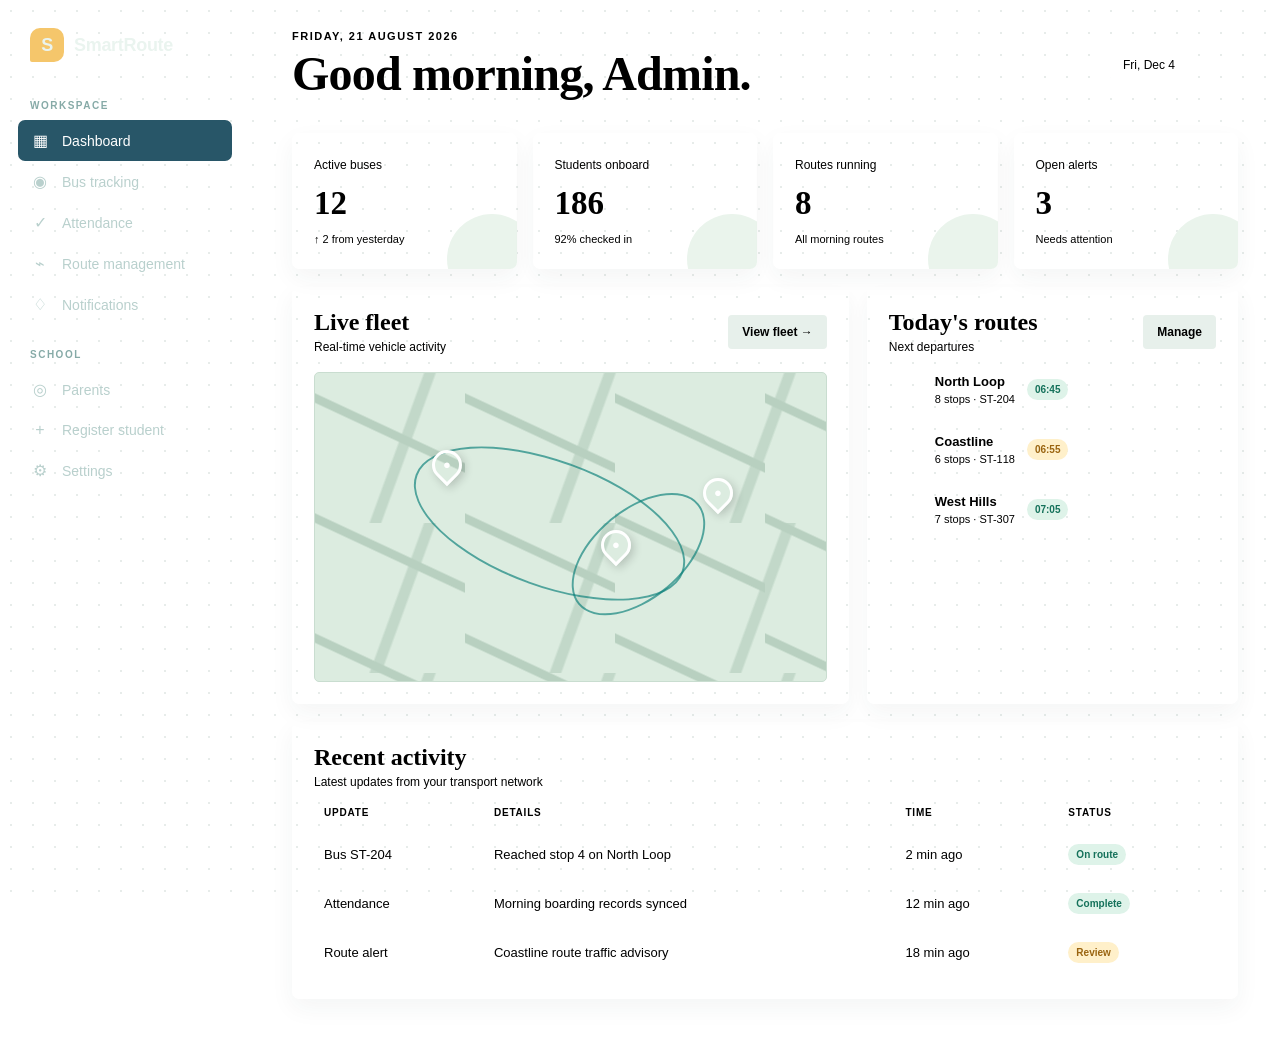
<file: index.html>
<!DOCTYPE html>
<html lang="en">
<head><meta charset="UTF-8"><meta name="viewport" content="width=device-width, initial-scale=1.0"><title>Dashboard | SmartRoute</title><link rel="stylesheet" href="styles.css"></head>
<body data-page="dashboard"><div class="app-shell">
	<aside class="sidebar"><div class="brand"><span class="brand-mark">S</span> SmartRoute</div><nav>
		<div class="nav-label">Workspace</div><a class="nav-link active" data-page="dashboard" href="index.html"><span>▦</span> Dashboard</a><a class="nav-link" data-page="buses" href="buses.html"><span>◉</span> Bus tracking</a><a class="nav-link" data-page="attendance" href="attendance.html"><span>✓</span> Attendance</a><a class="nav-link" data-page="routes" href="routes.html"><span>⌁</span> Route management</a><a class="nav-link" data-page="notifications" href="notifications.html"><span>♢</span> Notifications</a>
		<div class="nav-label">School</div><a class="nav-link" data-page="parents" href="parents.html"><span>◎</span> Parents</a><a class="nav-link" data-page="registration" href="registration.html"><span>+</span> Register student</a><a class="nav-link" data-page="admin" href="admin.html"><span>⚙</span> Settings</a>
	</nav></aside>
	<main class="content"><header class="topline"><div><p class="eyebrow">Friday, 21 August 2026</p><h1>Good morning, Admin.</h1></div><div class="top-actions"><div class="date-chip" data-today>Today</div><div class="avatar">AM</div></div></header>
		<section class="stats"><article class="stat"><span class="stat-label">Active buses</span><div class="stat-value">12</div><span class="trend">↑ 2 from yesterday</span></article><article class="stat"><span class="stat-label">Students onboard</span><div class="stat-value">186</div><span class="trend">92% checked in</span></article><article class="stat"><span class="stat-label">Routes running</span><div class="stat-value">8</div><span class="trend">All morning routes</span></article><article class="stat"><span class="stat-label">Open alerts</span><div class="stat-value">3</div><span class="trend">Needs attention</span></article></section>
		<div class="grid-2"><section class="panel"><div class="panel-head"><div><h2>Live fleet</h2><p class="panel-subtitle">Real-time vehicle activity</p></div><a class="btn secondary" href="buses.html">View fleet →</a></div><div class="map"><div class="pin one"><span>●</span></div><div class="pin two"><span>●</span></div><div class="pin three"><span>●</span></div></div></section>
			<section class="panel"><div class="panel-head"><div><h2>Today's routes</h2><p class="panel-subtitle">Next departures</p></div><a class="btn secondary" href="routes.html">Manage</a></div><div class="route-list"><div class="route-item"><div class="route-icon">↗</div><div><strong>North Loop</strong><div class="route-meta">8 stops · ST-204</div></div><span class="status green">06:45</span></div><div class="route-item"><div class="route-icon">↗</div><div><strong>Coastline</strong><div class="route-meta">6 stops · ST-118</div></div><span class="status amber">06:55</span></div><div class="route-item"><div class="route-icon">↗</div><div><strong>West Hills</strong><div class="route-meta">7 stops · ST-307</div></div><span class="status green">07:05</span></div></div></section></div>
		<section class="panel" style="margin-top:18px"><div class="panel-head"><div><h2>Recent activity</h2><p class="panel-subtitle">Latest updates from your transport network</p></div><button class="btn" data-action="toast" data-message="All activity is up to date">Refresh ↻</button></div><div class="table-wrap"><table><thead><tr><th>Update</th><th>Details</th><th>Time</th><th>Status</th></tr></thead><tbody><tr><td>Bus ST-204</td><td>Reached stop 4 on North Loop</td><td>2 min ago</td><td><span class="status green">On route</span></td></tr><tr><td>Attendance</td><td>Morning boarding records synced</td><td>12 min ago</td><td><span class="status green">Complete</span></td></tr><tr><td>Route alert</td><td>Coastline route traffic advisory</td><td>18 min ago</td><td><span class="status amber">Review</span></td></tr></tbody></table></div></section>
	</main></div><script src="app.js"></script></body></html>
</file>
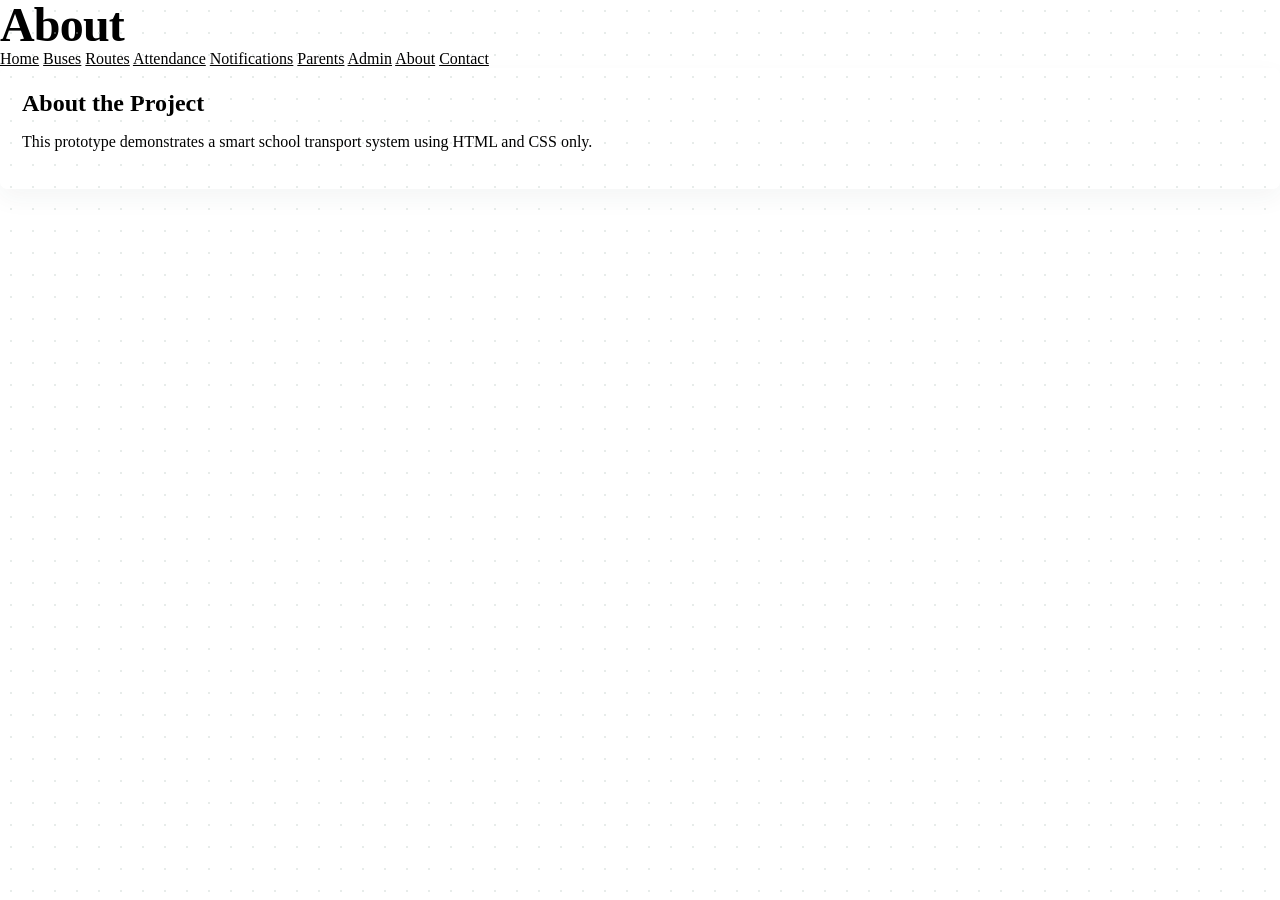
<file: about.html>
<!DOCTYPE html>
<html lang="en">
<head>
  <meta charset="UTF-8" />
  <meta name="viewport" content="width=device-width, initial-scale=1.0" />
  <title>About - Smart School Transport</title>
  <link rel="stylesheet" href="styles.css" />
</head>
<body>
  <header class="topbar">
    <h1>About</h1>
    <nav>
      <a href="index.html">Home</a>
      <a href="buses.html">Buses</a>
      <a href="routes.html">Routes</a>
      <a href="attendance.html">Attendance</a>
      <a href="notifications.html">Notifications</a>
      <a href="parents.html">Parents</a>
      <a href="admin.html">Admin</a>
      <a href="about.html">About</a>
      <a href="contact.html">Contact</a>
    </nav>
  </header>

  <main>
    <section class="panel">
      <h2>About the Project</h2>
      <p>This prototype demonstrates a smart school transport system using HTML and CSS only.</p>
    </section>
  </main>
</body>
</html>
</file>
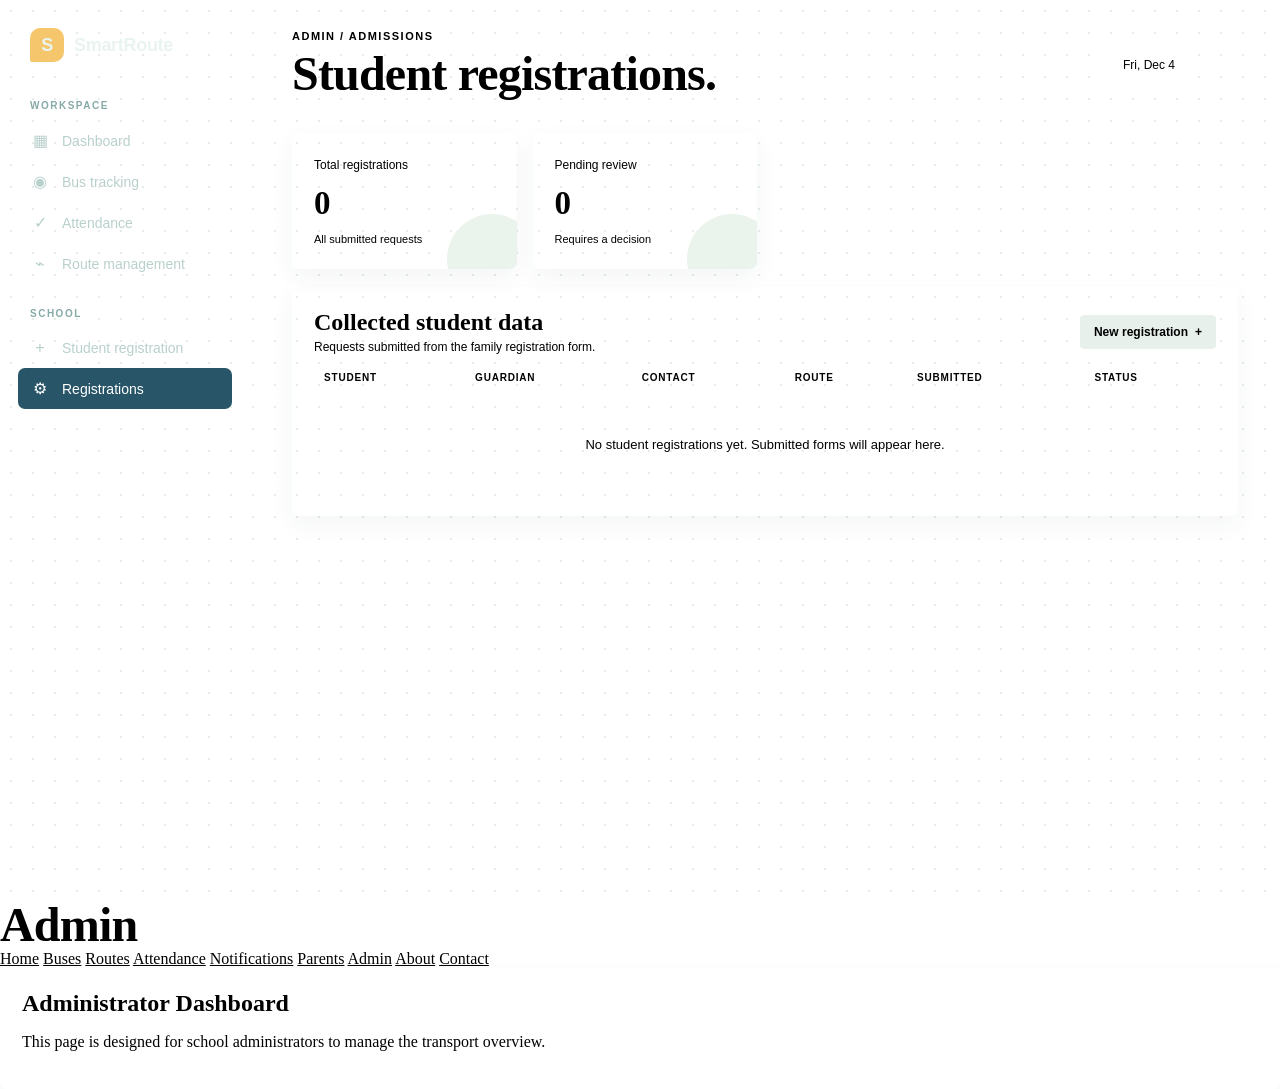
<file: admin.html>
<!DOCTYPE html>
<html lang="en">
<head>
  <meta charset="UTF-8" />
  <meta name="viewport" content="width=device-width, initial-scale=1.0" />
  <title>Admin Registrations | SmartRoute</title>
  <link rel="stylesheet" href="styles.css" />
</head>
<body data-page="admin">
  <div class="app-shell">
    <aside class="sidebar">
      <div class="brand"><span class="brand-mark">S</span> SmartRoute</div>
      <nav>
        <div class="nav-label">Workspace</div>
        <a class="nav-link" data-page="dashboard" href="index.html"><span>▦</span> Dashboard</a>
        <a class="nav-link" data-page="buses" href="buses.html"><span>◉</span> Bus tracking</a>
        <a class="nav-link" data-page="attendance" href="attendance.html"><span>✓</span> Attendance</a>
        <a class="nav-link" data-page="routes" href="routes.html"><span>⌁</span> Route management</a>
        <div class="nav-label">School</div>
        <a class="nav-link" data-page="registration" href="registration.html"><span>+</span> Student registration</a>
        <a class="nav-link active" data-page="admin" href="admin.html"><span>⚙</span> Registrations</a>
      </nav>
    </aside>
    <main class="content">
      <header class="topline">
        <div><p class="eyebrow">Admin / Admissions</p><h1>Student registrations.</h1></div>
        <div class="top-actions"><div class="date-chip" data-today>Today</div><div class="avatar">AM</div></div>
      </header>
      <section class="stats"><article class="stat"><span class="stat-label">Total registrations</span><div class="stat-value" id="registrationCount">0</div><span class="trend">All submitted requests</span></article><article class="stat"><span class="stat-label">Pending review</span><div class="stat-value" id="pendingCount">0</div><span class="trend">Requires a decision</span></article></section>
      <section class="panel">
        <div class="panel-head"><div><h2>Collected student data</h2><p class="panel-subtitle">Requests submitted from the family registration form.</p></div><a class="btn secondary" href="registration.html">New registration <span>+</span></a></div>
        <div class="table-wrap"><table><thead><tr><th>Student</th><th>Guardian</th><th>Contact</th><th>Route</th><th>Submitted</th><th>Status</th></tr></thead><tbody id="registrationRows"></tbody></table></div>
      </section>
    </main>
  </div>
  <script src="app.js"></script>
  <script>
    const registrationRows = document.querySelector('#registrationRows');
    const registrations = store.get('students');
    document.querySelector('#registrationCount').textContent = registrations.length;
    document.querySelector('#pendingCount').textContent = registrations.filter(registration => registration.status === 'Pending review').length;
    registrationRows.innerHTML = registrations.length ? registrations.map(registration => `<tr><td><strong>${registration.studentName}</strong><br><small>${registration.grade} · ${registration.school}</small></td><td>${registration.guardianName}</td><td>${registration.phone}<br><small>${registration.email}</small></td><td>${registration.route}<br><small>${registration.address}</small></td><td>${new Intl.DateTimeFormat('en', { day: 'numeric', month: 'short', year: 'numeric' }).format(new Date(registration.submittedAt))}</td><td><span class="status amber">${registration.status}</span></td></tr>`).join('') : '<tr><td colspan="6"><div class="empty">No student registrations yet. Submitted forms will appear here.</div></td></tr>';
  </script>
</body>
</html>
<!DOCTYPE html>
<html lang="en">
<head>
  <meta charset="UTF-8" />
  <meta name="viewport" content="width=device-width, initial-scale=1.0" />
  <title>Admin - Smart School Transport</title>
  <link rel="stylesheet" href="styles.css" />
</head>
<body>
  <header class="topbar">
    <h1>Admin</h1>
    <nav>
      <a href="index.html">Home</a>
      <a href="buses.html">Buses</a>
      <a href="routes.html">Routes</a>
      <a href="attendance.html">Attendance</a>
      <a href="notifications.html">Notifications</a>
      <a href="parents.html">Parents</a>
      <a href="admin.html">Admin</a>
      <a href="about.html">About</a>
      <a href="contact.html">Contact</a>
    </nav>
  </header>

  <main>
    <section class="panel">
      <h2>Administrator Dashboard</h2>
      <p>This page is designed for school administrators to manage the transport overview.</p>
    </section>
  </main>
</body>
</html>
</file>
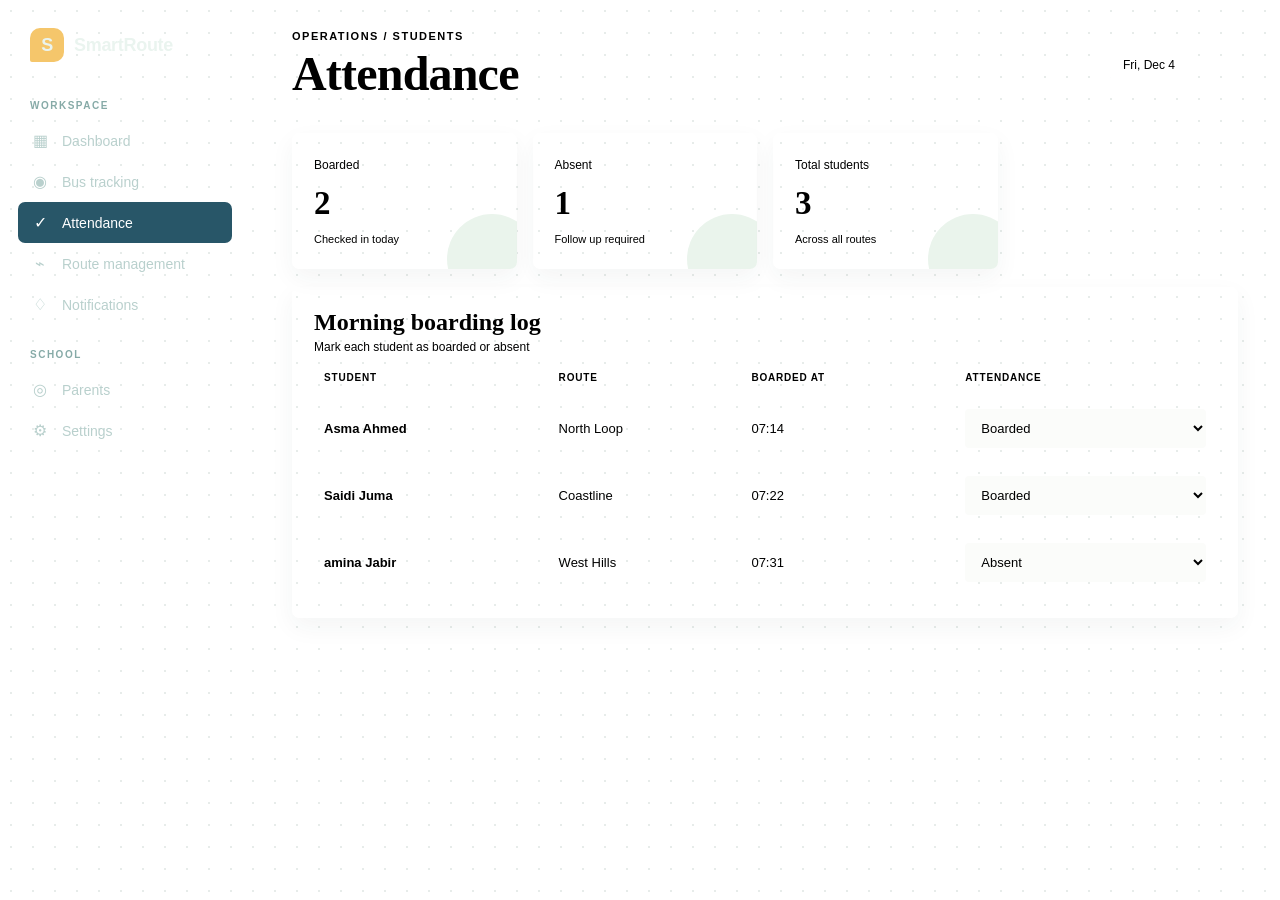
<file: attendance.html>
<!DOCTYPE html><html lang="en"><head><meta charset="UTF-8"><meta name="viewport" content="width=device-width, initial-scale=1.0"><title>Attendance | SmartRoute</title><link rel="stylesheet" href="styles.css"></head><body data-page="attendance"><div class="app-shell"><aside class="sidebar"><div class="brand"><span class="brand-mark">S</span> SmartRoute</div><nav><div class="nav-label">Workspace</div><a class="nav-link" data-page="dashboard" href="index.html"><span>▦</span> Dashboard</a><a class="nav-link" data-page="buses" href="buses.html"><span>◉</span> Bus tracking</a><a class="nav-link active" data-page="attendance" href="attendance.html"><span>✓</span> Attendance</a><a class="nav-link" data-page="routes" href="routes.html"><span>⌁</span> Route management</a><a class="nav-link" data-page="notifications" href="notifications.html"><span>♢</span> Notifications</a><div class="nav-label">School</div><a class="nav-link" data-page="parents" href="parents.html"><span>◎</span> Parents</a><a class="nav-link" data-page="admin" href="admin.html"><span>⚙</span> Settings</a></nav></aside><main class="content"><header class="topline"><div><p class="eyebrow">Operations / Students</p><h1>Attendance</h1></div><div class="top-actions"><div class="date-chip" data-today>Today</div><div class="avatar">AM</div></div></header><section class="stats"><article class="stat"><span class="stat-label">Boarded</span><div class="stat-value" id="boardedCount">0</div><span class="trend">Checked in today</span></article><article class="stat"><span class="stat-label">Absent</span><div class="stat-value" id="absentCount">0</div><span class="trend">Follow up required</span></article><article class="stat"><span class="stat-label">Total students</span><div class="stat-value" id="totalCount">0</div><span class="trend">Across all routes</span></article></section><section class="panel"><div class="panel-head"><div><h2>Morning boarding log</h2><p class="panel-subtitle">Mark each student as boarded or absent</p></div><button class="btn" data-action="toast" data-message="Attendance report exported">Export report ↓</button></div><div class="table-wrap"><table><thead><tr><th>Student</th><th>Route</th><th>Boarded at</th><th>Attendance</th></tr></thead><tbody id="attendanceRows"></tbody></table></div></section></main></div><script src="app.js"></script><script>const attendanceRows = document.querySelector('#attendanceRows'); const students = store.get('attendance'); function drawAttendance() { document.querySelector('#boardedCount').textContent = students.filter(item => item.status === 'Boarded').length; document.querySelector('#absentCount').textContent = students.filter(item => item.status === 'Absent').length; document.querySelector('#totalCount').textContent = students.length; attendanceRows.innerHTML = students.map((student, index) => `<tr><td><strong>${student.student}</strong></td><td>${student.route}</td><td>${student.time}</td><td><select data-student="${index}"><option ${student.status === 'Boarded' ? 'selected' : ''}>Boarded</option><option ${student.status === 'Absent' ? 'selected' : ''}>Absent</option></select></td></tr>`).join(''); document.querySelectorAll('[data-student]').forEach(select => select.addEventListener('change', event => { students[event.target.dataset.student].status = event.target.value; store.set('attendance', students); drawAttendance(); toast('Attendance record updated'); })); } drawAttendance();</script></body></html>
</file>
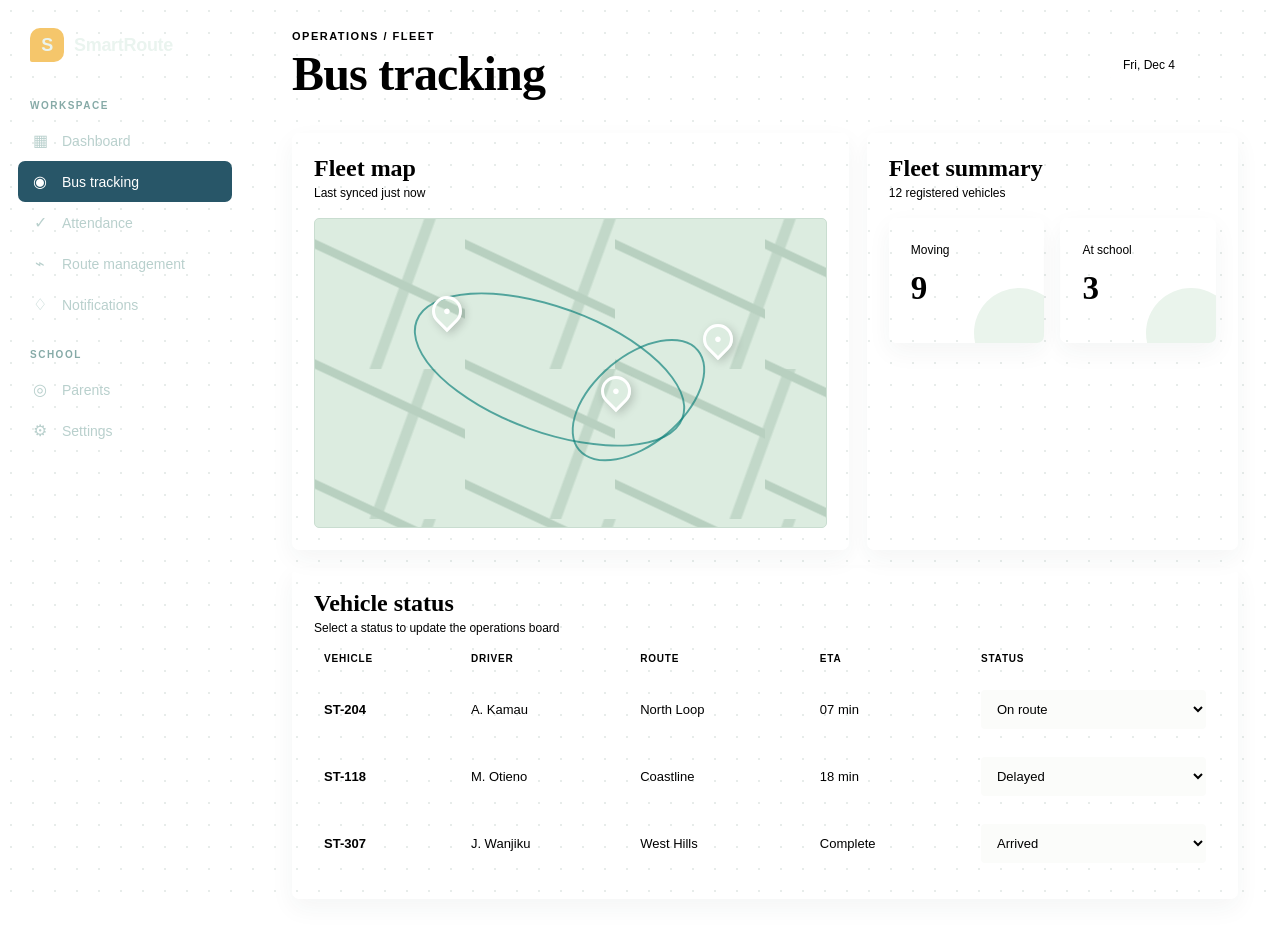
<file: buses.html>
<!DOCTYPE html><html lang="en"><head><meta charset="UTF-8"><meta name="viewport" content="width=device-width, initial-scale=1.0"><title>Bus Tracking | SmartRoute</title><link rel="stylesheet" href="styles.css"></head><body data-page="buses"><div class="app-shell"><aside class="sidebar"><div class="brand"><span class="brand-mark">S</span> SmartRoute</div><nav><div class="nav-label">Workspace</div><a class="nav-link" data-page="dashboard" href="index.html"><span>▦</span> Dashboard</a><a class="nav-link active" data-page="buses" href="buses.html"><span>◉</span> Bus tracking</a><a class="nav-link" data-page="attendance" href="attendance.html"><span>✓</span> Attendance</a><a class="nav-link" data-page="routes" href="routes.html"><span>⌁</span> Route management</a><a class="nav-link" data-page="notifications" href="notifications.html"><span>♢</span> Notifications</a><div class="nav-label">School</div><a class="nav-link" data-page="parents" href="parents.html"><span>◎</span> Parents</a><a class="nav-link" data-page="admin" href="admin.html"><span>⚙</span> Settings</a></nav></aside><main class="content"><header class="topline"><div><p class="eyebrow">Operations / Fleet</p><h1>Bus tracking</h1></div><div class="top-actions"><div class="date-chip" data-today>Today</div><div class="avatar">AM</div></div></header><section class="grid-2"><section class="panel"><div class="panel-head"><div><h2>Fleet map</h2><p class="panel-subtitle">Last synced just now</p></div><button class="btn" data-action="toast" data-message="Fleet locations refreshed">Refresh ↻</button></div><div class="map"><div class="pin one"><span>●</span></div><div class="pin two"><span>●</span></div><div class="pin three"><span>●</span></div></div></section><section class="panel"><div class="panel-head"><div><h2>Fleet summary</h2><p class="panel-subtitle">12 registered vehicles</p></div></div><div class="stats" style="grid-template-columns:repeat(2,1fr);margin:0"><article class="stat"><span class="stat-label">Moving</span><div class="stat-value">9</div></article><article class="stat"><span class="stat-label">At school</span><div class="stat-value">3</div></article></div></section></section><section class="panel" style="margin-top:18px"><div class="panel-head"><div><h2>Vehicle status</h2><p class="panel-subtitle">Select a status to update the operations board</p></div></div><div class="table-wrap"><table><thead><tr><th>Vehicle</th><th>Driver</th><th>Route</th><th>ETA</th><th>Status</th></tr></thead><tbody id="busRows"></tbody></table></div></section></main></div><script src="app.js"></script><script>const busRows = document.querySelector('#busRows'); const buses = store.get('buses'); busRows.innerHTML = buses.map((bus, index) => `<tr><td><strong>${bus.id}</strong></td><td>${bus.driver}</td><td>${bus.route}</td><td>${bus.eta}</td><td><select data-bus="${index}"><option ${bus.status === 'On route' ? 'selected' : ''}>On route</option><option ${bus.status === 'Delayed' ? 'selected' : ''}>Delayed</option><option ${bus.status === 'Arrived' ? 'selected' : ''}>Arrived</option></select></td></tr>`).join(''); document.querySelectorAll('[data-bus]').forEach(select => select.addEventListener('change', event => { buses[event.target.dataset.bus].status = event.target.value; store.set('buses', buses); toast(`${buses[event.target.dataset.bus].id} marked ${event.target.value}`); }));</script></body></html>
</file>
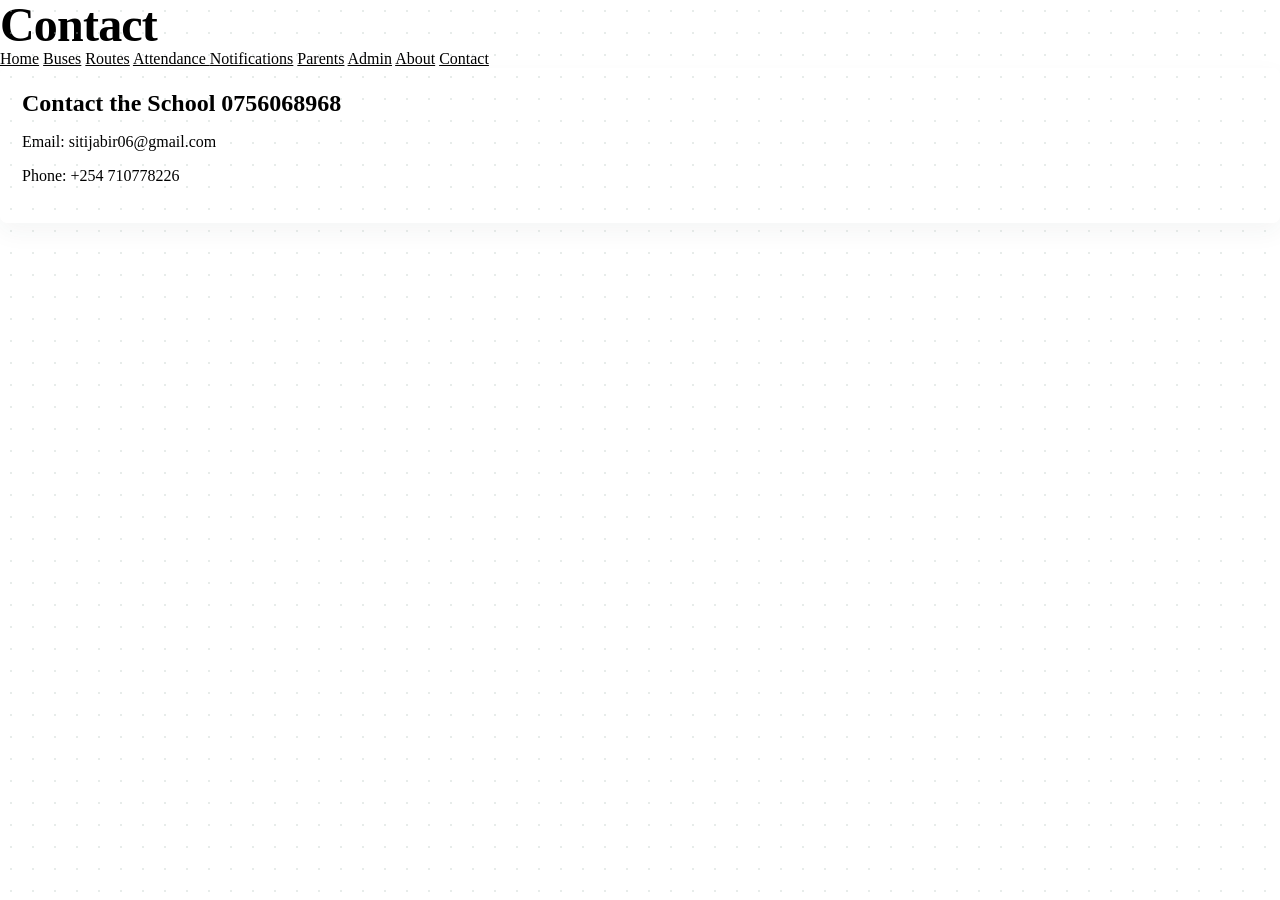
<file: contact.html>
<!DOCTYPE html>
<html lang="en">
<head>
  <meta charset="UTF-8" />
  <meta name="viewport" content="width=device-width, initial-scale=1.0" />
  <title>Contact - Smart School Transport</title>
  <link rel="stylesheet" href="styles.css" />
</head>
<body>
  <header class="topbar">
    <h1>Contact</h1>
    <nav>
      <a href="index.html">Home</a>
      <a href="buses.html">Buses</a>
      <a href="routes.html">Routes</a>
      <a href="attendance.html">Attendance </a>
      <a href="notifications.html">Notifications</a>
      <a href="parents.html">Parents</a>
      <a href="admin.html">Admin</a>
      <a href="about.html">About</a>
      <a href="contact.html">Contact</a>
    </nav>
  </header>

  <main>
    <section class="panel">
      <h2>Contact the School 0756068968</h2>
      <p>Email: sitijabir06@gmail.com</p>
      <p>Phone: +254 710778226</p>
    </section>
  </main>
</body>
</html>
</file>
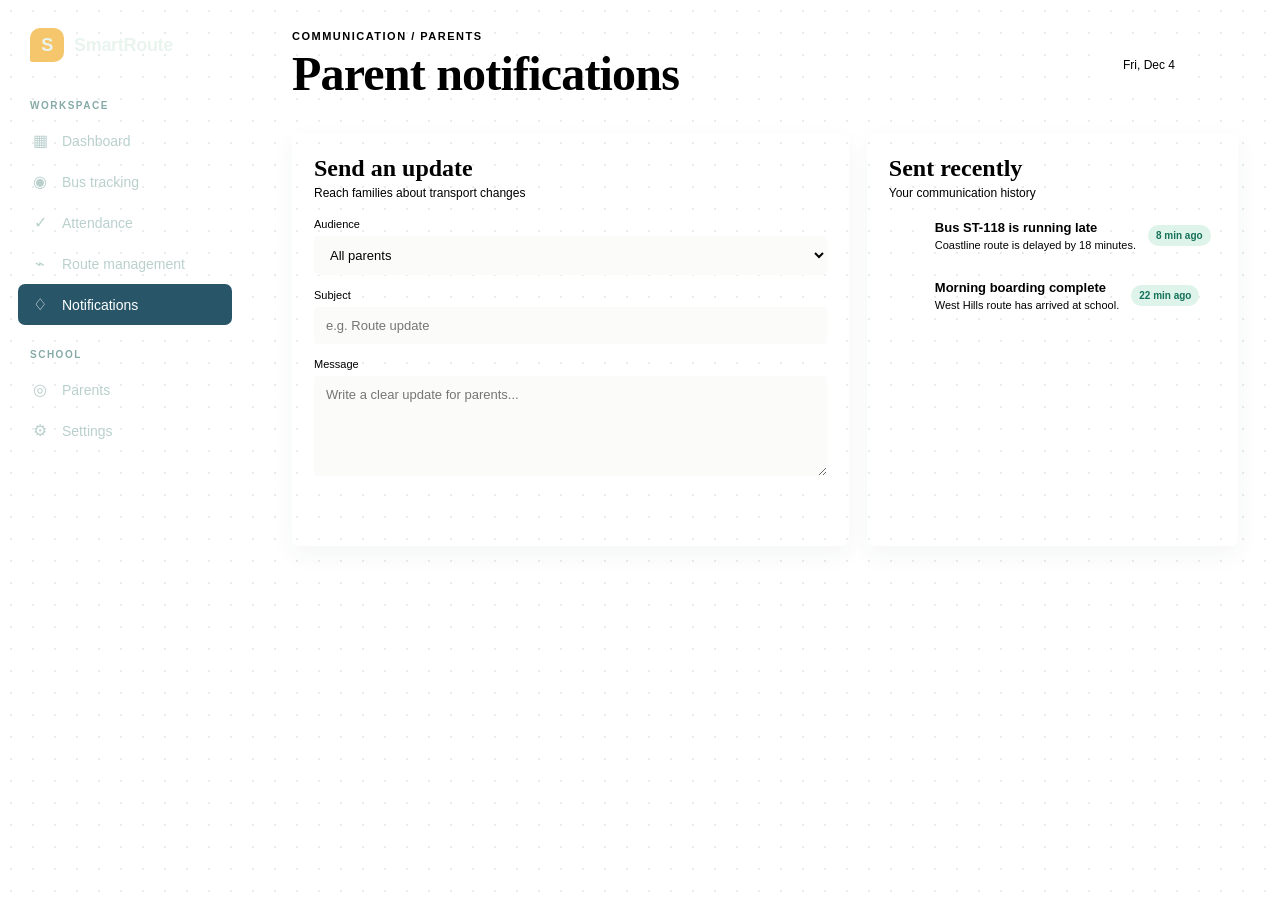
<file: notifications.html>
<!DOCTYPE html><html lang="en"><head><meta charset="UTF-8"><meta name="viewport" content="width=device-width, initial-scale=1.0"><title>Notifications | SmartRoute</title><link rel="stylesheet" href="styles.css"></head><body data-page="notifications"><div class="app-shell"><aside class="sidebar"><div class="brand"><span class="brand-mark">S</span> SmartRoute</div><nav><div class="nav-label">Workspace</div><a class="nav-link" data-page="dashboard" href="index.html"><span>▦</span> Dashboard</a><a class="nav-link" data-page="buses" href="buses.html"><span>◉</span> Bus tracking</a><a class="nav-link" data-page="attendance" href="attendance.html"><span>✓</span> Attendance</a><a class="nav-link" data-page="routes" href="routes.html"><span>⌁</span> Route management</a><a class="nav-link active" data-page="notifications" href="notifications.html"><span>♢</span> Notifications</a><div class="nav-label">School</div><a class="nav-link" data-page="parents" href="parents.html"><span>◎</span> Parents</a><a class="nav-link" data-page="admin" href="admin.html"><span>⚙</span> Settings</a></nav></aside><main class="content"><header class="topline"><div><p class="eyebrow">Communication / Parents</p><h1>Parent notifications</h1></div><div class="top-actions"><div class="date-chip" data-today>Today</div><div class="avatar">AM</div></div></header><div class="grid-2"><section class="panel"><div class="panel-head"><div><h2>Send an update</h2><p class="panel-subtitle">Reach families about transport changes</p></div></div><form id="notificationForm" class="form-grid"><label class="full">Audience<select name="audience"><option>All parents</option><option>North Loop parents</option><option>Coastline parents</option></select></label><label class="full">Subject<input name="title" placeholder="e.g. Route update" required></label><label class="full">Message<textarea name="text" placeholder="Write a clear update for parents..." required></textarea></label><button class="btn full" type="submit">Send notification →</button></form></section><section class="panel"><div class="panel-head"><div><h2>Sent recently</h2><p class="panel-subtitle">Your communication history</p></div></div><div class="route-list" id="notificationList"></div></section></div></main></div><script src="app.js"></script><script>const notificationList = document.querySelector('#notificationList'); const notificationForm = document.querySelector('#notificationForm'); let notifications = store.get('notifications'); function drawNotifications() { notificationList.innerHTML = notifications.map(item => `<div class="route-item"><div class="route-icon">✉</div><div><strong>${item.title}</strong><div class="route-meta">${item.text}</div></div><span class="status green">${item.time}</span></div>`).join(''); } notificationForm.addEventListener('submit', event => { event.preventDefault(); const form = new FormData(notificationForm); notifications.unshift({ title: form.get('title'), text: `${form.get('audience')}: ${form.get('text')}`, time: 'Just now', type: 'Update' }); store.set('notifications', notifications); notificationForm.reset(); drawNotifications(); toast('Notification sent to the selected parents'); }); drawNotifications();</script></body></html>
</file>
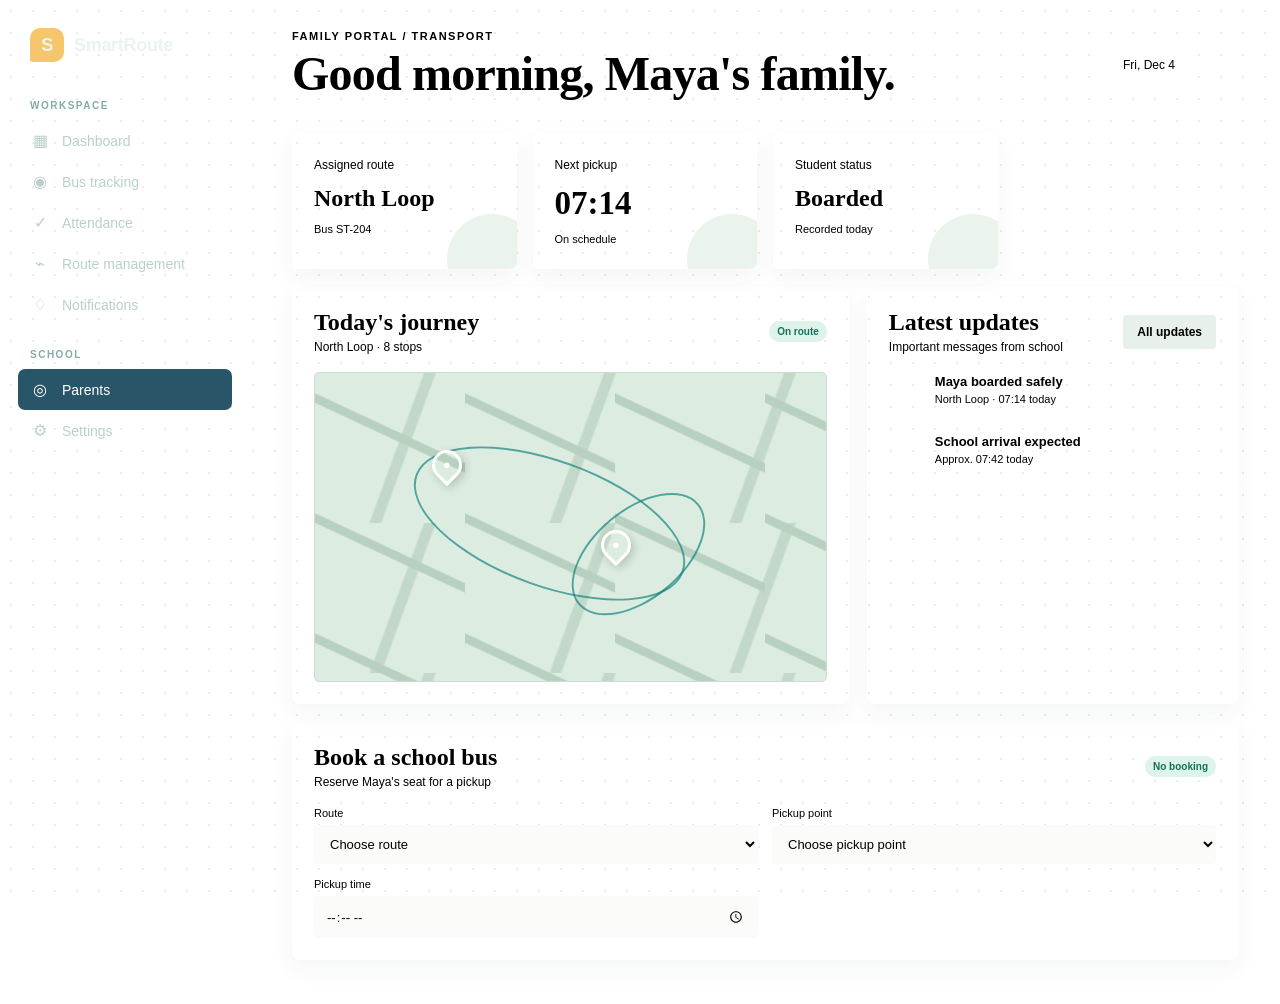
<file: parents.html>
<!DOCTYPE html><html lang="en"><head><meta charset="UTF-8"><meta name="viewport" content="width=device-width, initial-scale=1.0"><title>Parent Portal | SmartRoute</title><link rel="stylesheet" href="styles.css"></head><body data-page="parents"><div class="app-shell"><aside class="sidebar"><div class="brand"><span class="brand-mark">S</span> SmartRoute</div><nav><div class="nav-label">Workspace</div><a class="nav-link" data-page="dashboard" href="index.html"><span>▦</span> Dashboard</a><a class="nav-link" data-page="buses" href="buses.html"><span>◉</span> Bus tracking</a><a class="nav-link" data-page="attendance" href="attendance.html"><span>✓</span> Attendance</a><a class="nav-link" data-page="routes" href="routes.html"><span>⌁</span> Route management</a><a class="nav-link" data-page="notifications" href="notifications.html"><span>♢</span> Notifications</a><div class="nav-label">School</div><a class="nav-link active" data-page="parents" href="parents.html"><span>◎</span> Parents</a><a class="nav-link" data-page="admin" href="admin.html"><span>⚙</span> Settings</a></nav></aside><main class="content"><header class="topline"><div><p class="eyebrow">Family portal / Transport</p><h1>Good morning, Maya's family.</h1></div><div class="top-actions"><div class="date-chip" data-today>Today</div><div class="avatar">MN</div></div></header><section class="stats"><article class="stat"><span class="stat-label">Assigned route</span><div class="stat-value" style="font-size:24px">North Loop</div><span class="trend">Bus ST-204</span></article><article class="stat"><span class="stat-label">Next pickup</span><div class="stat-value">07:14</div><span class="trend">On schedule</span></article><article class="stat"><span class="stat-label">Student status</span><div class="stat-value" style="font-size:24px">Boarded</div><span class="trend">Recorded today</span></article></section><div class="grid-2"><section class="panel"><div class="panel-head"><div><h2>Today's journey</h2><p class="panel-subtitle">North Loop · 8 stops</p></div><span class="status green">On route</span></div><div class="map"><div class="pin one"><span>●</span></div><div class="pin two"><span>●</span></div></div></section><section class="panel"><div class="panel-head"><div><h2>Latest updates</h2><p class="panel-subtitle">Important messages from school</p></div><a class="btn secondary" href="notifications.html">All updates</a></div><div class="route-list"><div class="route-item"><div class="route-icon">✓</div><div><strong>Maya boarded safely</strong><div class="route-meta">North Loop · 07:14 today</div></div></div><div class="route-item"><div class="route-icon">i</div><div><strong>School arrival expected</strong><div class="route-meta">Approx. 07:42 today</div></div></div></div></section></div><section class="panel" style="margin-top:18px"><div class="panel-head"><div><h2>Book a school bus</h2><p class="panel-subtitle">Reserve Maya's seat for a pickup</p></div><span class="status green" id="bookingStatus">No booking</span></div><form id="bookingForm" class="form-grid"><label>Route<select name="route" id="bookingRoute" required></select></label><label>Pickup point<select name="pickupPoint" required><option value="">Choose pickup point</option><option>Greenview Estate Gate</option><option>Market Street Stop</option><option>Sunrise Apartments</option><option>School Main Gate</option></select></label><label>Pickup time<input name="pickupTime" type="time" required></label><button class="btn" type="submit">Book bus seat +</button></form><div id="bookingSummary" class="empty" hidden></div></section></main></div><script src="app.js"></script><script>const bookingForm = document.querySelector('#bookingForm'); const bookingRoute = document.querySelector('#bookingRoute'); const bookingStatus = document.querySelector('#bookingStatus'); const bookingSummary = document.querySelector('#bookingSummary'); const availableRoutes = store.get('routes'); let bookings = store.get('bookings'); bookingRoute.innerHTML = '<option value="">Choose route</option>' + availableRoutes.map(route => `<option value="${route.name}">${route.name} · ${route.bus}</option>`).join(''); function drawBooking() { const booking = bookings[0]; if (!booking) return; bookingStatus.textContent = 'Booked'; bookingSummary.hidden = false; bookingSummary.innerHTML = `<strong>${booking.route}</strong> booked for ${booking.pickupPoint} at ${booking.pickupTime}.`; bookingForm.route.value = booking.route; bookingForm.pickupPoint.value = booking.pickupPoint; bookingForm.pickupTime.value = booking.pickupTime; } bookingForm.addEventListener('submit', event => { event.preventDefault(); const form = new FormData(bookingForm); bookings = [{ route: form.get('route'), pickupPoint: form.get('pickupPoint'), pickupTime: form.get('pickupTime'), createdAt: new Date().toISOString() }]; store.set('bookings', bookings); drawBooking(); toast('School bus booked successfully'); }); drawBooking();</script></body></html>
</file>
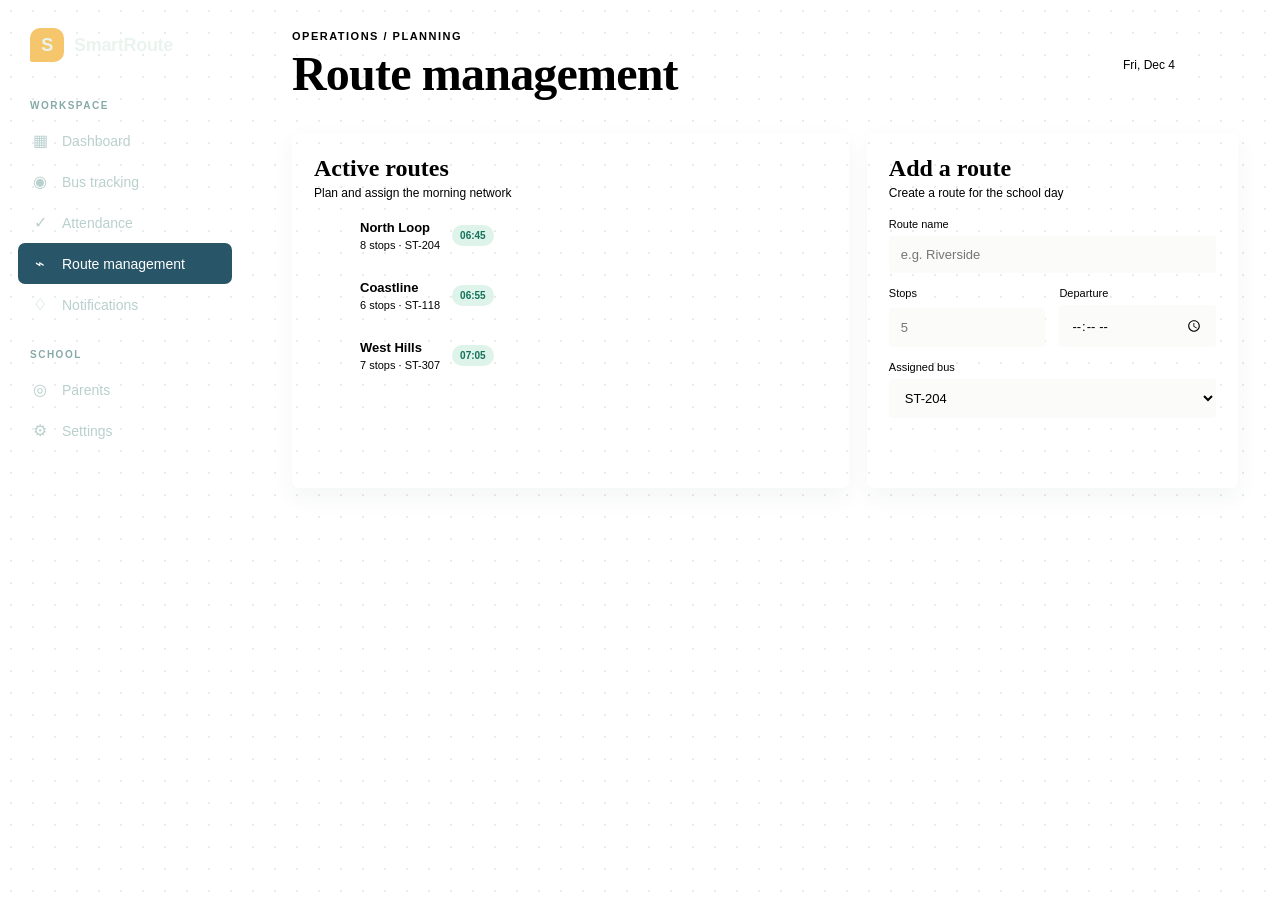
<file: routes.html>
<!DOCTYPE html><html lang="en"><head><meta charset="UTF-8"><meta name="viewport" content="width=device-width, initial-scale=1.0"><title>Route Management | SmartRoute</title><link rel="stylesheet" href="styles.css"></head><body data-page="routes"><div class="app-shell"><aside class="sidebar"><div class="brand"><span class="brand-mark">S</span> SmartRoute</div><nav><div class="nav-label">Workspace</div><a class="nav-link" data-page="dashboard" href="index.html"><span>▦</span> Dashboard</a><a class="nav-link" data-page="buses" href="buses.html"><span>◉</span> Bus tracking</a><a class="nav-link" data-page="attendance" href="attendance.html"><span>✓</span> Attendance</a><a class="nav-link active" data-page="routes" href="routes.html"><span>⌁</span> Route management</a><a class="nav-link" data-page="notifications" href="notifications.html"><span>♢</span> Notifications</a><div class="nav-label">School</div><a class="nav-link" data-page="parents" href="parents.html"><span>◎</span> Parents</a><a class="nav-link" data-page="admin" href="admin.html"><span>⚙</span> Settings</a></nav></aside><main class="content"><header class="topline"><div><p class="eyebrow">Operations / Planning</p><h1>Route management</h1></div><div class="top-actions"><div class="date-chip" data-today>Today</div><div class="avatar">AM</div></div></header><div class="grid-2"><section class="panel"><div class="panel-head"><div><h2>Active routes</h2><p class="panel-subtitle">Plan and assign the morning network</p></div></div><div class="route-list" id="routeList"></div></section><section class="panel"><div class="panel-head"><div><h2>Add a route</h2><p class="panel-subtitle">Create a route for the school day</p></div></div><form id="routeForm" class="form-grid"><label class="full">Route name<input name="name" placeholder="e.g. Riverside" required></label><label>Stops<input name="stops" type="number" min="1" placeholder="5" required></label><label>Departure<input name="time" type="time" required></label><label class="full">Assigned bus<select name="bus"><option>ST-204</option><option>ST-118</option><option>ST-307</option></select></label><button class="btn full" type="submit">Add route +</button></form></section></div></main></div><script src="app.js"></script><script>const routeList = document.querySelector('#routeList'); const routeForm = document.querySelector('#routeForm'); let routes = store.get('routes'); function drawRoutes() { routeList.innerHTML = routes.map(route => `<div class="route-item"><div class="route-icon">↗</div><div><strong>${route.name}</strong><div class="route-meta">${route.stops} stops · ${route.bus}</div></div><span class="status green">${route.time}</span></div>`).join(''); } routeForm.addEventListener('submit', event => { event.preventDefault(); const form = new FormData(routeForm); routes.push({ name: form.get('name'), stops: form.get('stops'), time: form.get('time'), bus: form.get('bus') }); store.set('routes', routes); routeForm.reset(); drawRoutes(); toast('New route added to the network'); }); drawRoutes();</script></body></html>
</file>
<file: styles.css>
m:root { --ink: #18232d; --muted: #6c7a84; --paper: #f5f7f2; --line: #dde5df; --teal: #087f79; --orange: #ef8354; --navy: #173b4d; --white: #fff; }
* { box-sizing: border-box; }
body { margin: 0; color: var(--ink); background: var(--paper); font-family: Georgia, 'Times New Roman', serif; }
body::before { content: ''; position: fixed; inset: 0; pointer-events: none; opacity: .35; background-image: radial-gradient(#b9c9c1 1px, transparent 1px); background-size: 22px 22px; }
body[data-page="registration"] { background-color: #d8ece7; background-image: linear-gradient(90deg, rgba(23,59,77,.72), rgba(23,59,77,.18)), url('school-bus.jpg'), linear-gradient(115deg, #d8ece7 0%, #f5f7f2 55%, #e9dfc5 100%); background-position: center; background-size: cover; background-attachment: fixed; }
body[data-page="registration"]::before { opacity: .18; background-image: radial-gradient(#087f79 1px, transparent 1px); }
body[data-page="registration"]::after { content: ''; position: fixed; z-index: -1; right: 7%; top: 12%; width: 125px; height: 125px; border-radius: 50%; background: #ef8354; opacity: .72; box-shadow: 0 0 0 24px rgba(239,131,84,.1), 0 0 0 48px rgba(239,131,84,.06); }
a { color: inherit; }
.app-shell { position: relative; display: grid; grid-template-columns: 250px 1fr; min-height: 100vh; }
.sidebar { padding: 28px 18px; color: #eaf4ef; background: var(--navy); }
.brand { display: flex; align-items: center; gap: 10px; margin: 0 12px 38px; font: 700 18px Arial, sans-serif; letter-spacing: -.3px; }
.brand-mark { display: grid; place-items: center; width: 34px; height: 34px; color: var(--navy); background: #f5c66b; border-radius: 10px 10px 10px 2px; }
.nav-label { margin: 24px 12px 9px; color: #86aaa7; font: 700 10px Arial, sans-serif; letter-spacing: 1.5px; text-transform: uppercase; }
.nav-link { display: flex; align-items: center; gap: 12px; padding: 11px 12px; color: #b9d0cd; text-decoration: none; border-radius: 7px; font: 14px Arial, sans-serif; }
.nav-link:hover, .nav-link.active { color: #fff; background: #285668; }
.nav-link span { width: 20px; text-align: center; font-size: 16px; }
.content { position: relative; max-width: 1440px; width: 100%; padding: 30px 42px 44px; }
.topline { display: flex; align-items: center; justify-content: space-between; gap: 18px; margin-bottom: 34px; }
.eyebrow { margin: 0 0 7px; color: var(--teal); font: 700 11px Arial, sans-serif; letter-spacing: 1.5px; text-transform: uppercase; }
h1 { margin: 0; color: var(--navy); font-size: clamp(30px, 4vw, 48px); line-height: 1.05; letter-spacing: -.8px; }
h2 { margin: 0; color: var(--navy); font-size: 24px; }
h3 { margin: 0; font-size: 17px; }
.top-actions { display: flex; align-items: center; gap: 12px; font-family: Arial, sans-serif; }
.date-chip { padding: 10px 13px; color: var(--muted); border: 1px solid var(--line); background: #fff; font-size: 12px; border-radius: 5px; }
.avatar { display: grid; place-items: center; width: 38px; height: 38px; color: #fff; background: var(--orange); border-radius: 50%; font: 700 13px Arial, sans-serif; }
.stats { display: grid; grid-template-columns: repeat(4, 1fr); gap: 16px; margin-bottom: 18px; }
.stat, .panel { padding: 22px; background: var(--white); border: 1px solid var(--line); box-shadow: 0 9px 24px rgba(31, 62, 56, .05); border-radius: 7px; }
.stat { position: relative; min-height: 125px; overflow: hidden; }
.stat::after { content: ''; position: absolute; right: -20px; bottom: -35px; width: 90px; height: 90px; background: #eaf4ec; border-radius: 50%; }
.stat-label { color: var(--muted); font: 12px Arial, sans-serif; }
.stat-value { margin: 12px 0 7px; color: var(--navy); font-size: 33px; font-weight: 700; }
.trend { color: var(--teal); font: 11px Arial, sans-serif; }
.grid-2 { display: grid; grid-template-columns: 1.2fr .8fr; gap: 18px; }
.panel-head { display: flex; align-items: center; justify-content: space-between; gap: 12px; margin-bottom: 18px; }
.panel-subtitle { margin: 4px 0 0; color: var(--muted); font: 12px Arial, sans-serif; }
.btn { display: inline-flex; align-items: center; gap: 7px; padding: 10px 14px; color: #fff; background: var(--teal); border: 0; border-radius: 4px; cursor: pointer; font: 700 12px Arial, sans-serif; text-decoration: none; }
.btn:hover { background: #056863; }
.btn.secondary { color: var(--navy); background: #e7f0eb; }
.table-wrap { overflow-x: auto; }
table { width: 100%; border-collapse: collapse; font: 13px Arial, sans-serif; }
th { padding: 0 10px 12px; color: var(--muted); text-align: left; font-size: 10px; letter-spacing: .8px; text-transform: uppercase; }
td { padding: 14px 10px; border-top: 1px solid var(--line); }
.status { display: inline-block; padding: 5px 8px; border-radius: 20px; font: 700 10px Arial, sans-serif; }
.status.green { color: #14715a; background: #def3e9; }.status.amber { color: #9a6410; background: #fff0ca; }.status.red { color: #a33c37; background: #fae1dc; }
.route-list { display: grid; gap: 13px; }
.route-item { display: flex; align-items: center; gap: 12px; padding-bottom: 13px; border-bottom: 1px solid var(--line); font: 13px Arial, sans-serif; }
.route-icon { display: grid; place-items: center; width: 34px; height: 34px; color: #fff; background: var(--orange); border-radius: 50%; }
.route-meta { margin-top: 4px; color: var(--muted); font-size: 11px; }
.empty { padding: 28px; color: var(--muted); text-align: center; font: 13px Arial, sans-serif; }
.form-grid { display: grid; grid-template-columns: repeat(2, 1fr); gap: 14px; }
label { display: grid; gap: 6px; color: var(--muted); font: 11px Arial, sans-serif; }
input, select, textarea { width: 100%; padding: 11px 12px; color: var(--ink); border: 1px solid var(--line); border-radius: 4px; background: #fbfcfa; font: 13px Arial, sans-serif; }
textarea { min-height: 100px; resize: vertical; }.full { grid-column: 1 / -1; }
.map { position: relative; min-height: 310px; overflow: hidden; background: #dcece0; border: 1px solid #c9ddd0; border-radius: 5px; background-image: linear-gradient(25deg, transparent 47%, #b8d0c0 48%, #b8d0c0 52%, transparent 53%), linear-gradient(110deg, transparent 46%, #c2d8c9 47%, #c2d8c9 51%, transparent 52%); background-size: 150px 120px, 180px 150px; }
.map::before, .map::after { content: ''; position: absolute; border: 2px solid rgba(8, 127, 121, .65); border-radius: 50%; }
.map::before { left: 18%; top: 28%; width: 55%; height: 40%; transform: rotate(20deg); }.map::after { left: 48%; top: 44%; width: 30%; height: 28%; transform: rotate(-40deg); }
.pin { position: absolute; z-index: 2; display: grid; place-items: center; width: 30px; height: 30px; color: #fff; background: var(--orange); border: 3px solid #fff; border-radius: 50% 50% 50% 0; box-shadow: 0 4px 10px rgba(0,0,0,.18); transform: rotate(-45deg); }.pin span { transform: rotate(45deg); font-size: 13px; }.pin.one { left: 23%; top: 25%; }.pin.two { left: 56%; top: 51%; background: var(--teal); }.pin.three { left: 76%; top: 34%; background: var(--navy); }
.toast { position: fixed; right: 24px; bottom: 24px; z-index: 10; padding: 13px 16px; color: #fff; background: var(--navy); border-left: 4px solid var(--orange); border-radius: 4px; font: 13px Arial, sans-serif; box-shadow: 0 10px 25px rgba(0,0,0,.2); }
.registration-note { display: grid; align-content: start; gap: 14px; }
.registration-note > p { margin: 0 0 8px; color: var(--muted); font: 14px/1.6 Arial, sans-serif; }
.registration-note .route-item { margin-top: 2px; }
.bus-scene { position: relative; height: 150px; margin: -22px -22px 2px; overflow: hidden; background: linear-gradient(180deg, #d9eee9 0 62%, #f5c66b 62% 64%, #285668 64%); }
.bus-scene::after { content: ''; position: absolute; right: -12%; bottom: 18px; width: 125%; height: 2px; background: rgba(255,255,255,.48); transform: rotate(-6deg); box-shadow: 0 14px rgba(255,255,255,.3); }
.sun { position: absolute; top: 22px; right: 38px; width: 45px; height: 45px; border-radius: 50%; background: #ef8354; box-shadow: 0 0 0 10px rgba(239,131,84,.13); }
.route-line { position: absolute; left: 8%; bottom: 29px; width: 72%; height: 42px; border: 2px solid rgba(8,127,121,.45); border-bottom: 0; border-radius: 50% 50% 0 0; transform: rotate(5deg); }
.smart-bus { position: absolute; z-index: 2; left: 17%; bottom: 37px; width: 220px; height: 66px; border: 4px solid var(--navy); border-radius: 13px 18px 8px 8px; background: #f5c66b; box-shadow: 0 8px 0 rgba(23,59,77,.12); }
.bus-roof { position: absolute; top: -9px; left: 15px; width: 158px; height: 8px; border-radius: 8px 8px 0 0; background: var(--teal); }
.bus-window { position: absolute; top: 11px; width: 38px; height: 25px; border: 3px solid var(--navy); border-radius: 4px; background: #b9e0dc; }
.window-one { left: 14px; }.window-two { left: 59px; }.window-three { left: 104px; }
.bus-light { position: absolute; right: 5px; top: 36px; width: 8px; height: 12px; border-radius: 3px; background: var(--orange); }
.bus-wheel { position: absolute; bottom: -14px; width: 26px; height: 26px; border: 6px solid var(--navy); border-radius: 50%; background: #fff; }
.wheel-one { left: 27px; }.wheel-two { right: 27px; }
small { color: var(--muted); font-size: 11px; }
@media (max-width: 900px) { .app-shell { grid-template-columns: 1fr; }.sidebar { padding: 14px; }.brand { margin: 0 6px 14px; }.nav-label { display: none; }.sidebar nav { display: flex; gap: 5px; overflow-x: auto; }.nav-link { flex: 0 0 auto; padding: 9px; }.nav-link span { display: none; }.content { padding: 25px 18px 36px; }.stats { grid-template-columns: repeat(2, 1fr); }.grid-2 { grid-template-columns: 1fr; } }
@media (max-width: 520px) { .topline { align-items: flex-start; flex-direction: column; }.top-actions { width: 100%; justify-content: space-between; }.stats { gap: 9px; }.stat { padding: 15px; }.stat-value { font-size: 27px; }.form-grid { grid-template-columns: 1fr; }.full { grid-column: auto; } }
</file>
